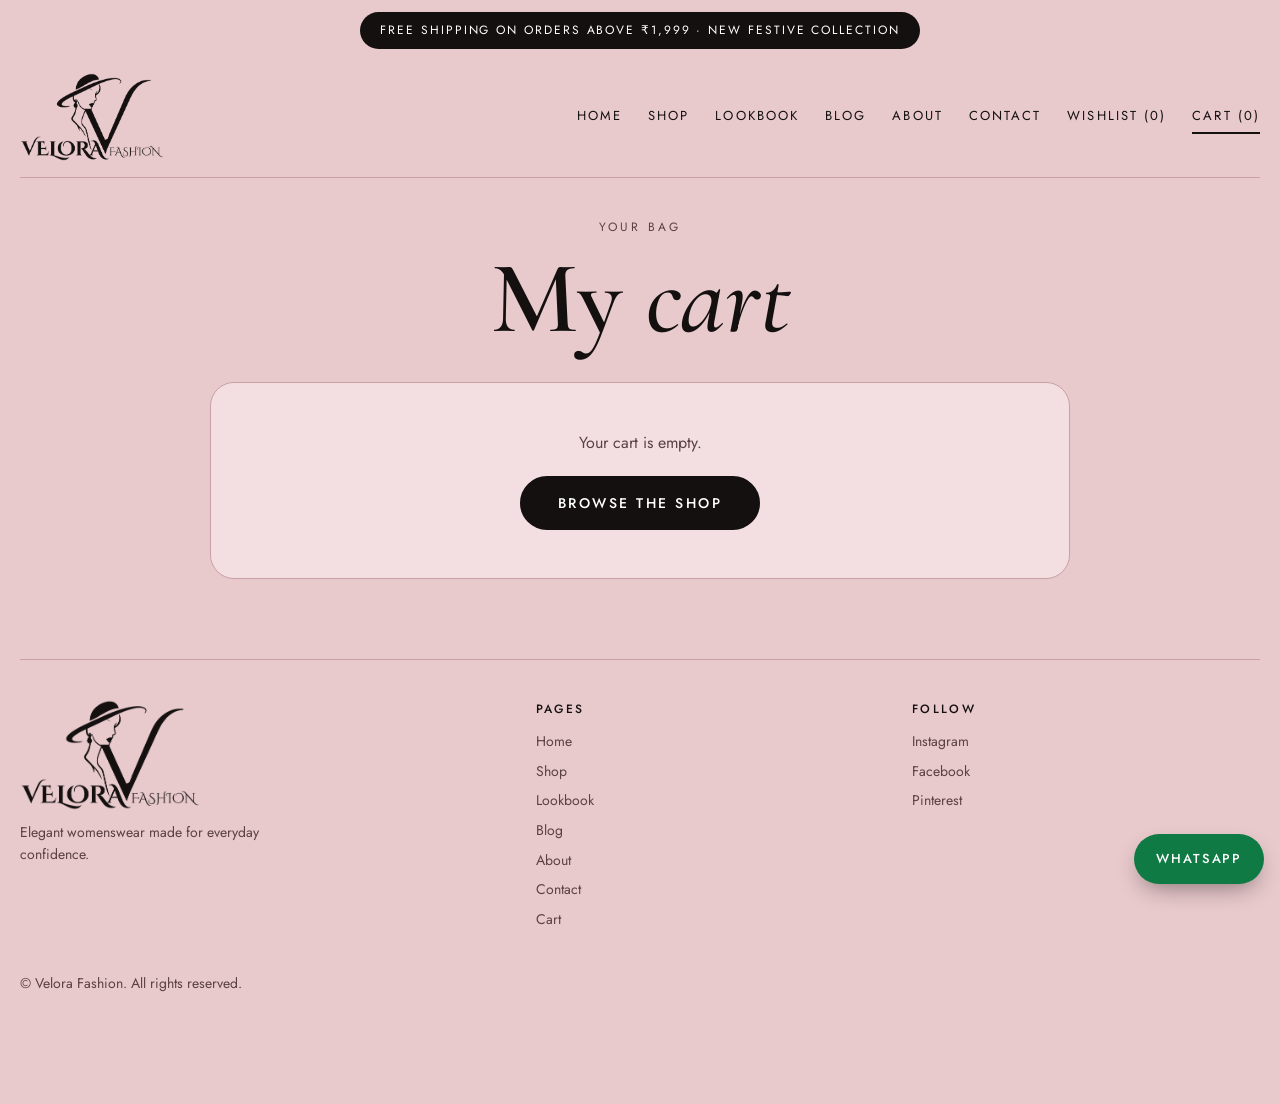
<file: cart.html>
<!doctype html>
<html lang="en">
<head>
  <script async src="https://www.googletagmanager.com/gtm.js?id=GTM-KQC89MGP"></script>
<script>
  window.dataLayer = window.dataLayer || [];
  function gtag(){dataLayer.push(arguments);}
  gtag('js', new Date());
</script>
  <!-- Google tag (gtag.js) -->
<script async src="https://www.googletagmanager.com/gtag/js?id=G-8TGLRGDWX7"></script>
<script>
  window.dataLayer = window.dataLayer || [];
  function gtag(){dataLayer.push(arguments);}
  gtag('js', new Date());

  gtag('config', 'G-8TGLRGDWX7');
</script>
<meta charset="utf-8">
<meta name="viewport" content="width=device-width, initial-scale=1, viewport-fit=cover">
<title>Your Cart | Velora Fashion</title>
<link rel="stylesheet" href="https://fonts.googleapis.com/css2?family=Jost:wght@400;500;600&family=Cormorant+Garamond:ital,wght@0,500;0,600;1,500;1,600&display=swap">
<style>
:root {
  --bg: #e8c9cc; --ink: #141010; --muted: #5a4144; --line: #c9a0a5; --card: #f3dfe1;
  --pill-bg: #141010; --pill-fg: #ffffff; --shadow: rgba(60,20,30,.18); --field: #f6e6e8;
  --font-display: "Cormorant Garamond", Georgia, serif;
  --font-body: "Jost", "Helvetica Neue", Arial, sans-serif;
}
@media (prefers-color-scheme: dark) {
  :root:not([data-theme="light"]) { --bg:#1d1214; --ink:#f6e6e8; --muted:#c9a9ad; --line:#5c3b40; --card:#2a1a1d; --pill-bg:#f6e6e8; --pill-fg:#1d1214; --shadow:rgba(0,0,0,.5); --field:#2a1a1d; color-scheme: dark; }
}
:root[data-theme="dark"] { --bg:#1d1214; --ink:#f6e6e8; --muted:#c9a9ad; --line:#5c3b40; --card:#2a1a1d; --pill-bg:#f6e6e8; --pill-fg:#1d1214; --shadow:rgba(0,0,0,.5); --field:#2a1a1d; color-scheme: dark; }
* { box-sizing: border-box; }
[hidden] { display: none !important; }
body { margin: 0; background: var(--bg); color: var(--ink); font-family: var(--font-body); line-height: 1.55;
  padding-left: max(16px, env(safe-area-inset-left, 0px)); padding-right: max(16px, env(safe-area-inset-right, 0px)); }
a { color: inherit; }
.w { max-width: 1240px; margin: 0 auto; }
.promo { width: fit-content; max-width: 100%; margin: 12px auto 0; background: var(--pill-bg); color: var(--pill-fg); text-align: center; font-size: 12px; letter-spacing: .16em; text-transform: uppercase; padding: 9px 20px; border-radius: 999px; }
.eyebrow { font-size: 12px; letter-spacing: .24em; text-transform: uppercase; color: var(--muted); margin: 0; }
h1, h2, h3 { font-family: var(--font-display); font-weight: 600; margin: 0; text-wrap: balance; line-height: 1; }
h2 { font-size: clamp(34px, 5vw, 52px); }
em.i { font-style: italic; font-weight: 500; }
a:focus-visible, button:focus-visible, input:focus-visible, select:focus-visible, textarea:focus-visible { outline: 3px solid var(--ink); outline-offset: 3px; }
.site { display: flex; justify-content: space-between; align-items: center; flex-wrap: wrap; gap: 12px 28px; padding-block: 24px 8px; }
.brand img { display: block; height: 88px; width: auto; } .site { border-bottom: 1px solid var(--line); padding-bottom: 16px; } 
@media (prefers-color-scheme: dark) { :root:not([data-theme="light"]) .brand img { filter: invert(1); } }
:root[data-theme="dark"] .brand img { filter: invert(1); }
.sitenav { display: flex; flex-wrap: wrap; gap: 8px 26px; }
.sitenav a { text-decoration: none; font-size: 13px; letter-spacing: .16em; text-transform: uppercase; padding: 6px 0; border-bottom: 2px solid transparent; }
.sitenav a:hover, .sitenav a[aria-current="page"] { border-bottom-color: var(--ink); }
.btn { display: inline-block; cursor: pointer; text-decoration: none; font: 500 14px/1 var(--font-body); letter-spacing: .18em; text-transform: uppercase; padding: 18px 36px; border-radius: 999px; border: 2px solid var(--pill-bg); background: var(--pill-bg); color: var(--pill-fg); }
.btn.ghost { background: transparent; color: var(--ink); border-color: var(--line); }
.btn.ghost:hover { border-color: var(--ink); }
.cta { display: flex; flex-wrap: wrap; gap: 14px; }
section { padding-block: 40px; }
.head { display: flex; flex-direction: column; gap: 10px; align-items: center; text-align: center; margin-bottom: 32px; }
footer { border-top: 1px solid var(--line); margin-top: 56px; padding-block: 40px 96px; display: grid; grid-template-columns: 1.4fr 1fr 1fr; gap: 28px; font-size: 14px; color: var(--muted); }
footer h4 { margin: 0 0 12px; font-size: 12px; letter-spacing: .2em; text-transform: uppercase; color: var(--ink); font-weight: 500; }
footer .fb { font-family: var(--font-display); font-size: 34px; font-weight: 600; color: var(--ink); line-height: 1; margin-bottom: 10px; }
footer ul { list-style: none; margin: 0; padding: 0; display: grid; gap: 8px; }
footer a { text-decoration: none; }
footer a:hover { color: var(--ink); }
.copy { grid-column: 1 / -1; }
.wa { position: fixed; z-index: 20; right: max(16px, env(safe-area-inset-right, 0px)); bottom: max(16px, env(safe-area-inset-bottom, 0px)); background: #0f7a43; color: #fff; text-decoration: none; font-size: 13px; letter-spacing: .14em; text-transform: uppercase; font-weight: 500; padding: 15px 22px; border-radius: 999px; box-shadow: 0 10px 24px -8px rgba(0,0,0,.45); }

.flogo { display: block; height: 110px; width: auto; margin-bottom: 12px; }
@media (prefers-color-scheme: dark) { :root:not([data-theme="light"]) .flogo { filter: invert(1); } }
:root[data-theme="dark"] .flogo { filter: invert(1); }
@media (max-width: 960px) { footer { grid-template-columns: 1fr 1fr; } footer > div:first-child { grid-column: 1 / -1; } }
@media (max-width: 560px) { .brand img { height: 64px; } .btn { padding: 15px 26px; font-size: 13px; } footer { grid-template-columns: minmax(0, 1fr); } .promo { font-size: 11px; letter-spacing: .1em; } }

.hd { text-align: center; display: flex; flex-direction: column; align-items: center; gap: 14px; padding-block: 40px 28px; }
.hd h1 { font-size: clamp(54px, 8vw, 104px); line-height: .94; }
.hd p.lead { margin: 0; font-family: var(--font-display); font-style: italic; font-weight: 500; font-size: 24px; color: var(--muted); }
.grid { display: grid; grid-template-columns: minmax(0, .85fr) minmax(0, 1.15fr); gap: 36px; align-items: start; }
.info { display: flex; flex-direction: column; gap: 22px; }
.info h2 { font-size: clamp(32px, 4vw, 44px); }
.info > p { margin: 0; color: var(--muted); max-width: 40ch; }
.photo { margin: 0; border-radius: 30px; overflow: hidden; box-shadow: 0 14px 30px -16px var(--shadow); }
.photo img { display: block; width: 100%; aspect-ratio: 4 / 3.2; object-fit: cover; object-position: 50% 12%; }
.dl { margin: 0; display: grid; gap: 0; border-top: 1px solid var(--line); }
.dl div { display: grid; grid-template-columns: 110px minmax(0, 1fr); gap: 12px; padding: 14px 0; border-bottom: 1px solid var(--line); align-items: baseline; }
.dl dt { font-size: 12px; letter-spacing: .2em; text-transform: uppercase; color: var(--muted); }
.dl dd { margin: 0; font-size: 17px; overflow-wrap: anywhere; }
.dl a { text-decoration: none; border-bottom: 1px solid var(--line); }
.dl a:hover { border-bottom-color: var(--ink); }
.card { background: var(--card); border-radius: 32px; padding: clamp(24px, 4vw, 44px); box-shadow: 0 16px 34px -20px var(--shadow); }
.card h2 { font-size: clamp(30px, 4vw, 42px); margin-bottom: 6px; }
.card .sub { margin: 0 0 24px; color: var(--muted); }
form { display: grid; grid-template-columns: repeat(2, minmax(0, 1fr)); gap: 18px 16px; }
.f { display: flex; flex-direction: column; gap: 7px; min-width: 0; }
.f.full { grid-column: 1 / -1; }
.f label { font-size: 12px; letter-spacing: .18em; text-transform: uppercase; color: var(--muted); }
.f input, .f select, .f textarea { width: 100%; font: 400 16px/1.3 var(--font-body); color: var(--ink); background: var(--field); border: 2px solid var(--line); border-radius: 18px; padding: 14px 16px; }
.f textarea { min-height: 110px; resize: vertical; }
.f input::placeholder, .f textarea::placeholder { color: var(--muted); opacity: .7; }
.f input:focus, .f select:focus, .f textarea:focus { border-color: var(--ink); outline: none; box-shadow: 0 0 0 3px color-mix(in srgb, var(--ink) 18%, transparent); }
.f small { color: var(--muted); font-size: 12px; letter-spacing: .08em; }
.send { grid-column: 1 / -1; display: flex; align-items: center; gap: 16px; flex-wrap: wrap; margin-top: 6px; }
.send .btn { background: #0f7a43; border-color: #0f7a43; color: #fff; }
.note { color: var(--muted); font-size: 14px; }
.pay { display: grid; grid-template-columns: auto minmax(0, 1fr); gap: clamp(24px, 5vw, 56px); align-items: center; background: var(--pill-bg); color: var(--pill-fg); border-radius: 36px; padding: clamp(28px, 5vw, 56px); margin-top: 48px; }
.qrbox { background: #fff; padding: 14px; border-radius: 24px; width: 240px; }
.qr { display: block; width: 100%; height: auto; }
.pay h2 { margin: 12px 0 14px; }
.pay .eyebrow { color: var(--pill-fg); opacity: .7; }
.pay p { margin: 0 0 14px; opacity: .88; max-width: 46ch; }
.upi { display: flex; flex-wrap: wrap; align-items: center; gap: 12px; margin: 6px 0 18px; }
.upi code { font: 500 18px/1 var(--font-body); letter-spacing: .06em; border: 1px dashed currentColor; border-radius: 14px; padding: 12px 16px; opacity: .95; overflow-wrap: anywhere; }
.upi button, .apps a { font: 500 12px/1 var(--font-body); letter-spacing: .16em; text-transform: uppercase; color: inherit; background: transparent; border: 2px solid currentColor; border-radius: 999px; padding: 12px 18px; cursor: pointer; text-decoration: none; opacity: .92; }
.upi button:hover, .apps a:hover { background: var(--pill-fg); color: var(--pill-bg); opacity: 1; }
.apps { display: flex; flex-wrap: wrap; gap: 10px; }
.pay a:focus-visible, .pay button:focus-visible { outline-color: var(--pill-fg); }
@media (max-width: 960px) { .grid { grid-template-columns: minmax(0, 1fr); } .pay { grid-template-columns: minmax(0, 1fr); justify-items: start; } }
@media (max-width: 560px) {
  form { grid-template-columns: minmax(0, 1fr); }
  .dl div { grid-template-columns: 1fr; gap: 2px; }
  .qrbox { width: 210px; }
  .pay { border-radius: 26px; }
  .card { border-radius: 24px; }
}

.cart-link { white-space: nowrap; }
.cart-count { display: inline; }
.cartwrap { max-width: 860px; margin: 0 auto; padding-block: 8px 24px; }
.citem { display: grid; grid-template-columns: 96px 1fr auto; gap: 18px; align-items: center; padding: 18px; margin-bottom: 14px; background: var(--card); border: 1px solid var(--line); border-radius: 24px; }
.citem img { width: 96px; height: 120px; object-fit: cover; border-radius: 16px; background: var(--field); }
.noimg { width: 96px; height: 120px; border-radius: 16px; background: var(--field); }
.citem h3 { font-size: 24px; line-height: 1.1; margin-bottom: 6px; }
.citem .pr { color: var(--muted); margin: 0 0 10px; }
.qty { display: inline-flex; align-items: center; gap: 4px; border: 2px solid var(--line); border-radius: 999px; padding: 2px; }
.qty button { width: 34px; height: 34px; border: 0; border-radius: 50%; background: transparent; color: var(--ink); font-size: 18px; cursor: pointer; }
.qty button:hover { background: var(--field); }
.qty span { min-width: 28px; text-align: center; font-weight: 500; }
.cside { text-align: right; display: grid; gap: 10px; justify-items: end; }
.cside .lt { font-family: var(--font-display); font-size: 26px; font-weight: 600; }
.rm { background: none; border: 0; color: var(--muted); text-decoration: underline; cursor: pointer; font: inherit; font-size: 13px; padding: 0; }
.rm:hover { color: var(--ink); }
.sum { background: var(--card); border: 1px solid var(--line); border-radius: 24px; padding: 24px; margin-top: 22px; }
.sum .row { display: flex; justify-content: space-between; padding: 6px 0; }
.sum .tot { font-family: var(--font-display); font-size: 32px; font-weight: 600; border-top: 1px solid var(--line); margin-top: 8px; padding-top: 14px; }
.ship { color: var(--muted); font-size: 14px; margin: 8px 0 18px; }
.empty { text-align: center; padding: 48px 16px; background: var(--card); border: 1px solid var(--line); border-radius: 24px; }
.empty p { margin: 0 0 20px; color: var(--muted); }
.actions { display: flex; flex-wrap: wrap; gap: 12px; margin-top: 8px; }
.clr { font: 500 13px/1 var(--font-body); letter-spacing: .14em; text-transform: uppercase; background: none; border: 2px solid var(--line); color: var(--ink); border-radius: 999px; padding: 16px 24px; cursor: pointer; }
.clr:hover { border-color: var(--ink); }
@media (max-width: 560px) { .citem { grid-template-columns: 72px 1fr; } .citem img, .noimg { width: 72px; height: 92px; } .cside { grid-column: 1 / -1; grid-template-columns: 1fr auto; justify-items: start; align-items: center; text-align: left; } }
.site { justify-content: space-between; gap: 12px 28px; }
</style>
</head>
<body>
<div class="promo">Free shipping on orders above &#8377;1,999 &middot; New Festive Collection</div>
<div class="w">
  <header class="site">
    <a class="brand" href="index.html" aria-label="Velora Fashion, home"><img src="[data-uri]" alt="Velora Fashion"></a>
    <nav class="sitenav" aria-label="Site"><a href="index.html">Home</a><a href="shop.html">Shop</a><a href="lookbook.html">Lookbook</a><a href="blog.html">Blog</a><a href="about.html">About</a><a href="contact.html">Contact</a><a href="wishlist.html" class="wish-link">Wishlist (<span class="wish-count">0</span>)</a><a href="cart.html" class="cart-link" aria-current="page">Cart (<span class="cart-count">0</span>)</a></nav>
  </header>

  <main>
    <div class="hd">
      <p class="eyebrow">Your bag</p>
      <h1>My <em class="i">cart</em></h1>
    </div>
    <div class="cartwrap" id="cartwrap"></div>
  </main>
  <footer>
    <div><img class="flogo" src="[data-uri]" alt="Velora Fashion"><p style="margin:0;max-width:34ch">Elegant womenswear made for everyday confidence.</p></div>
    <div><h4>Pages</h4><ul><li><a href="index.html">Home</a></li><li><a href="shop.html">Shop</a></li><li><a href="lookbook.html">Lookbook</a></li><li><a href="blog.html">Blog</a></li><li><a href="about.html">About</a></li><li><a href="contact.html">Contact</a></li><li><a href="cart.html">Cart</a></li></ul></div>
    <div><h4>Follow</h4><ul><li><a href="https://www.instagram.com/velorafashions" rel="noopener">Instagram</a></li><li><a href="#">Facebook</a></li><li><a href="#">Pinterest</a></li></ul></div>
    <p class="copy">&copy; Velora Fashion. All rights reserved.</p>
  </footer>
</div>
<a class="wa" href="https://wa.me/919008650012" rel="noopener" aria-label="Chat on WhatsApp">WhatsApp</a>
<script src="cart.js"></script>
<script src="wishlist.js"></script>
<script>
(function () {
  var KEY = 'velora_cart', NUM = '919008650012', FREE = 1999;
  var wrap = document.getElementById('cartwrap');
  function slug(t) { return String(t).toLowerCase().replace(/[^a-z0-9]+/g, '-').replace(/^-|-$/g, ''); }
  function load() {
    var raw; try { raw = JSON.parse(localStorage.getItem(KEY)) || []; } catch (e) { raw = []; }
    // repair older saved items: give every item an id and merge duplicates
    var out = [], seen = {};
    raw.forEach(function (p) {
      if (!p || !p.name) return;
      p.id = p.id || slug(p.name);
      p.qty = Math.max(1, parseInt(p.qty, 10) || 1);
      if (seen[p.id]) { seen[p.id].qty += p.qty; if (!seen[p.id].img && p.img) seen[p.id].img = p.img; }
      else { seen[p.id] = p; out.push(p); }
    });
    return out;
  }
  function save(l) { try { localStorage.setItem(KEY, JSON.stringify(l)); } catch (e) {} }
  function num(p) { return parseInt(String(p).replace(/[^0-9]/g, ''), 10) || 0; }
  function fmt(n) { return '\u20B9' + n.toLocaleString('en-IN'); }
  function esc(t) { return String(t).replace(/[&<>"']/g, function (c) { return {'&':'&amp;','<':'&lt;','>':'&gt;','"':'&quot;',"'":'&#39;'}[c]; }); }
  function count() {
    var t = load().reduce(function (s, p) { return s + p.qty; }, 0);
    document.querySelectorAll('.cart-count').forEach(function (c) { c.textContent = t; });
  }
  function render() {
    var list = load();
    count();
    if (!list.length) {
      wrap.innerHTML = '<div class="empty"><p>Your cart is empty.</p><a class="btn" href="shop.html">Browse the shop</a></div>';
      return;
    }
    var total = 0;
    var items = list.map(function (p) {
      var line = num(p.price) * p.qty; total += line;
      return '<div class="citem">' + (p.img ? '<img src="' + esc(p.img) + '" alt="' + esc(p.name) + '">' : '<div class="noimg" aria-hidden="true"></div>') +
        '<div><h3>' + esc(p.name) + '</h3><p class="pr">' + esc(p.price) + '</p>' +
        '<div class="qty"><button data-a="dec" data-id="' + esc(p.id) + '" aria-label="Decrease quantity">\u2212</button><span>' + p.qty + '</span><button data-a="inc" data-id="' + esc(p.id) + '" aria-label="Increase quantity">+</button></div></div>' +
        '<div class="cside"><div class="lt">' + fmt(line) + '</div><button class="rm" data-a="rm" data-id="' + esc(p.id) + '">Remove</button></div></div>';
    }).join('');
    var ship = total >= FREE ? 'You get free shipping on this order.' : 'Add ' + fmt(FREE - total) + ' more for free shipping.';
    var lines = ['Hello Velora! I would like to order:', ''].concat(list.map(function (p, i) {
      return (i + 1) + '. ' + p.name + ' x ' + p.qty + ' (' + p.price + ')';
    }), ['', 'Total: ' + fmt(total)]);
    var wa = 'https://wa.me/' + NUM + '?text=' + encodeURIComponent(lines.join('\n'));
    wrap.innerHTML = items +
      '<div class="sum"><div class="row tot"><span>Total</span><span>' + fmt(total) + '</span></div>' +
      '<p class="ship">' + ship + '</p>' +
      '<div class="actions"><a class="btn" href="' + wa + '" target="_blank" rel="noopener">Order on WhatsApp</a>' +
      '<a class="btn ghost" href="shop.html">Keep shopping</a>' +
      '<button class="clr" data-a="clear">Clear cart</button></div></div>';
  }
  wrap.addEventListener('click', function (e) {
    var b = e.target.closest('button[data-a]');
    if (!b) return;
    var a = b.dataset.a, id = b.dataset.id, list = load();
    if (a === 'clear') list = [];
    else list = list.map(function (p) {
      if (p.id === id) { if (a === 'inc') p.qty += 1; if (a === 'dec') p.qty -= 1; }
      return p;
    }).filter(function (p) { return !(a === 'rm' && p.id === id) && p.qty > 0; });
    save(list); render();
  });
  render();
})();
</script>
</body>
</html>
</file>
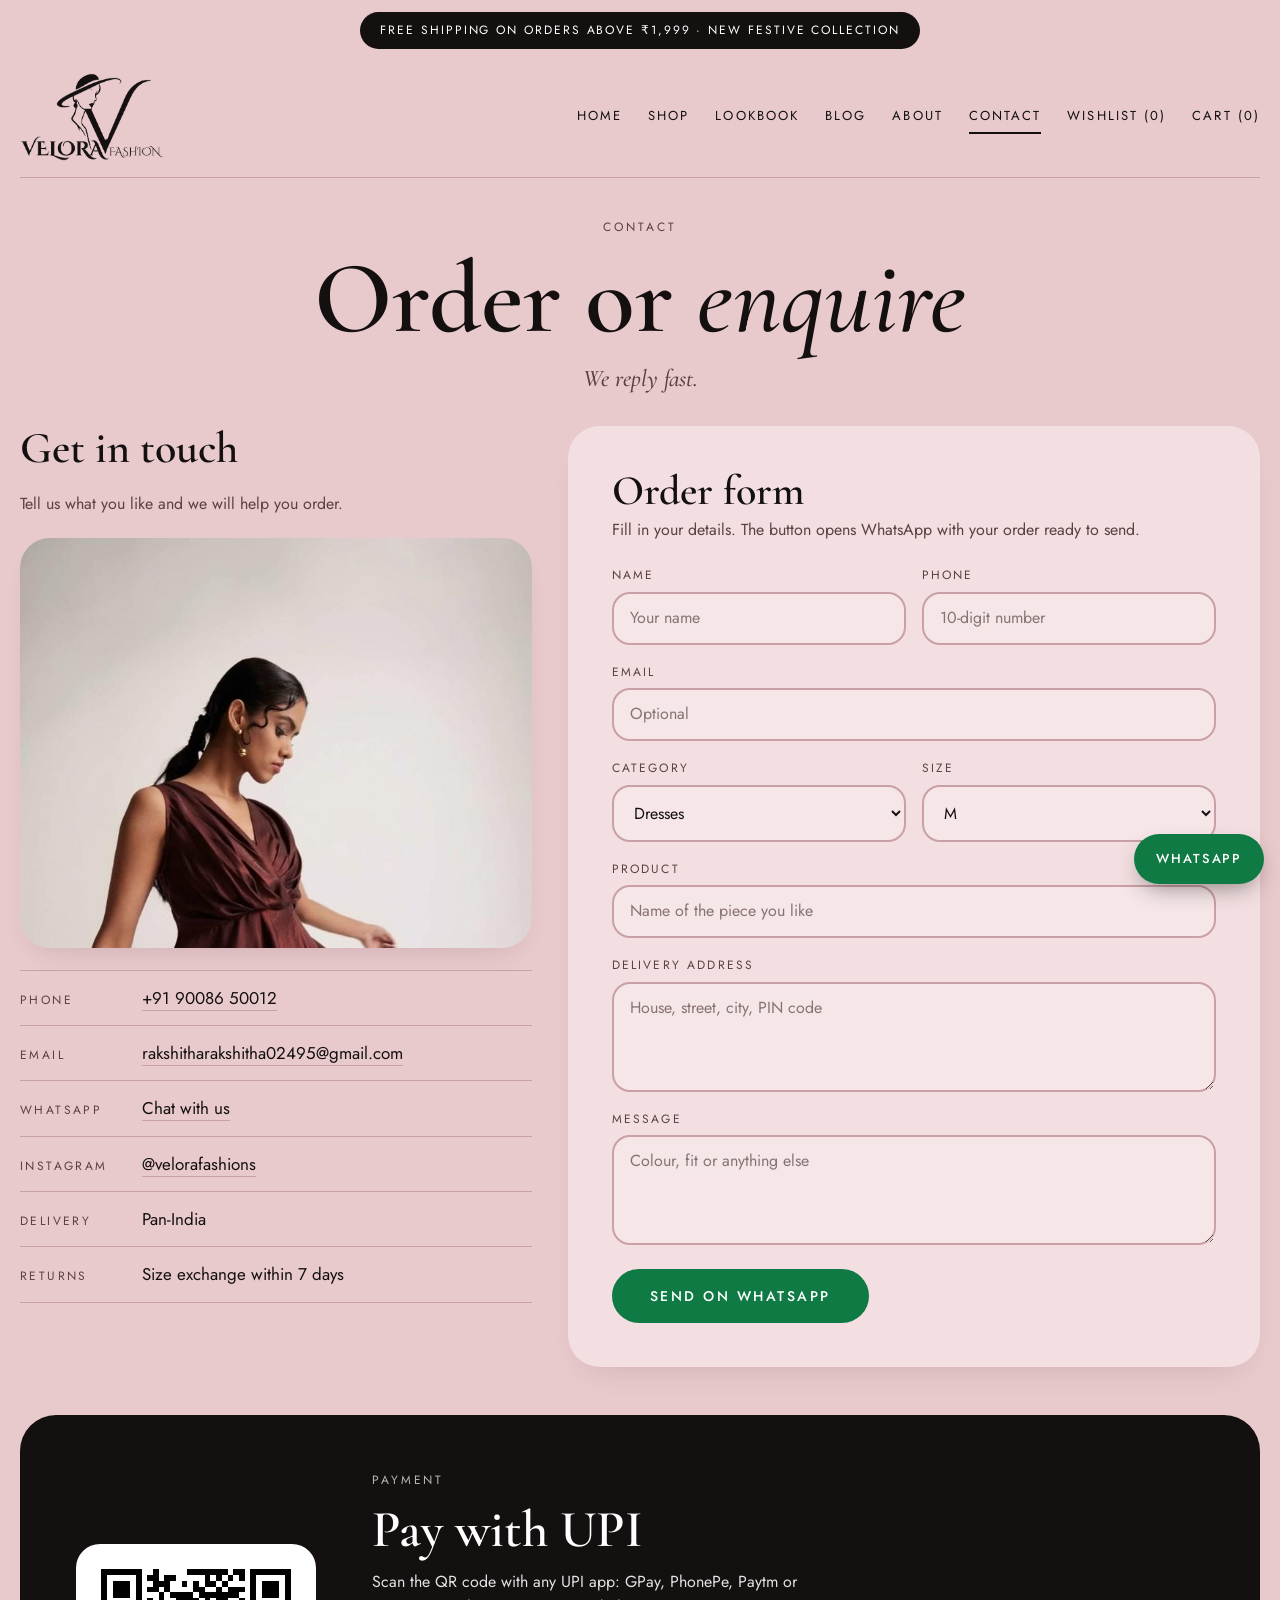
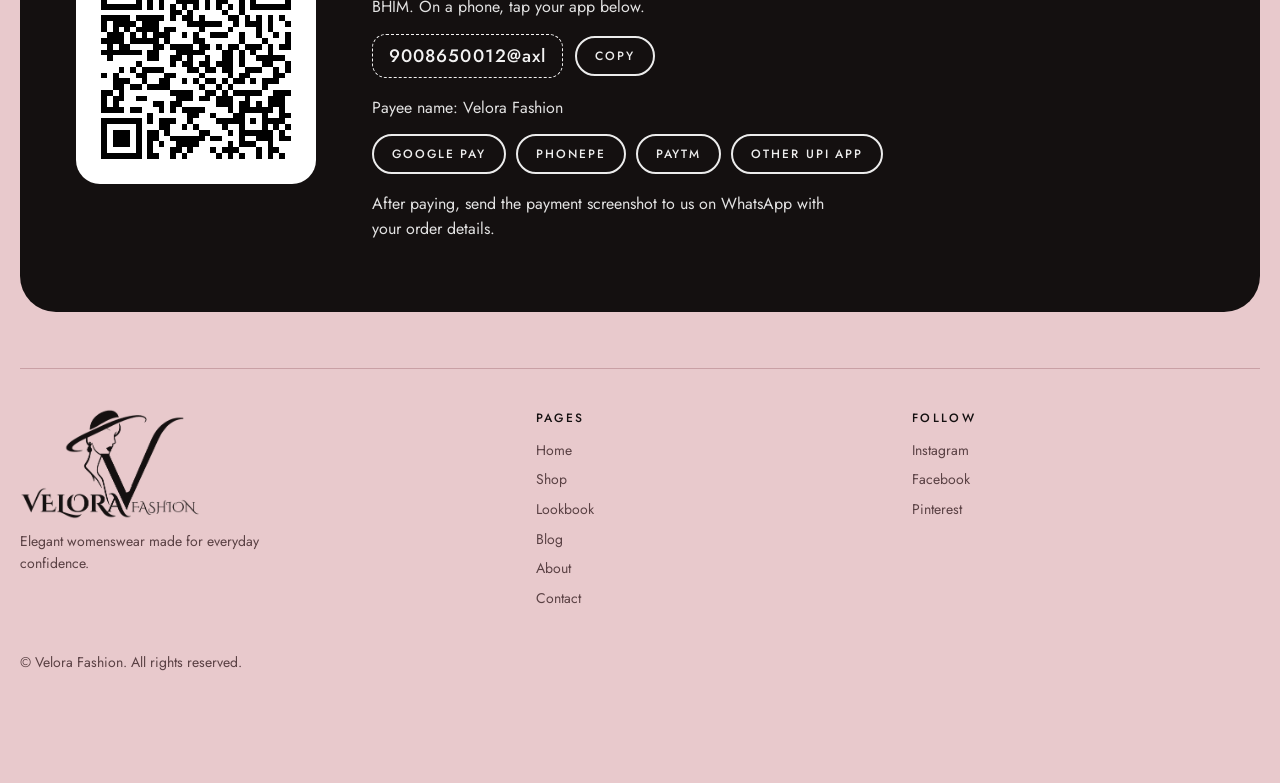
<file: contact.html>
<!doctype html>
<html lang="en">
<head>
  <script async src="https://www.googletagmanager.com/gtm.js?id=GTM-KQC89MGP"></script>
<script>
  window.dataLayer = window.dataLayer || [];
  function gtag(){dataLayer.push(arguments);}
  gtag('js', new Date());
</script>
  <!-- Google tag (gtag.js) -->
<script async src="https://www.googletagmanager.com/gtag/js?id=G-8TGLRGDWX7"></script>
<script>
  window.dataLayer = window.dataLayer || [];
  function gtag(){dataLayer.push(arguments);}
  gtag('js', new Date());

  gtag('config', 'G-8TGLRGDWX7');
</script>
<meta charset="utf-8">
<meta name="viewport" content="width=device-width, initial-scale=1, viewport-fit=cover">
<title>Contact Velora</title>
<link rel="stylesheet" href="https://fonts.googleapis.com/css2?family=Jost:wght@400;500;600&family=Cormorant+Garamond:ital,wght@0,500;0,600;1,500;1,600&display=swap">
<style>
:root {
  --bg: #e8c9cc; --ink: #141010; --muted: #5a4144; --line: #c9a0a5; --card: #f3dfe1;
  --pill-bg: #141010; --pill-fg: #ffffff; --shadow: rgba(60,20,30,.18); --field: #f6e6e8;
  --font-display: "Cormorant Garamond", Georgia, serif;
  --font-body: "Jost", "Helvetica Neue", Arial, sans-serif;
}
@media (prefers-color-scheme: dark) {
  :root:not([data-theme="light"]) { --bg:#1d1214; --ink:#f6e6e8; --muted:#c9a9ad; --line:#5c3b40; --card:#2a1a1d; --pill-bg:#f6e6e8; --pill-fg:#1d1214; --shadow:rgba(0,0,0,.5); --field:#2a1a1d; color-scheme: dark; }
}
:root[data-theme="dark"] { --bg:#1d1214; --ink:#f6e6e8; --muted:#c9a9ad; --line:#5c3b40; --card:#2a1a1d; --pill-bg:#f6e6e8; --pill-fg:#1d1214; --shadow:rgba(0,0,0,.5); --field:#2a1a1d; color-scheme: dark; }
* { box-sizing: border-box; }
[hidden] { display: none !important; }
body { margin: 0; background: var(--bg); color: var(--ink); font-family: var(--font-body); line-height: 1.55;
  padding-left: max(16px, env(safe-area-inset-left, 0px)); padding-right: max(16px, env(safe-area-inset-right, 0px)); }
a { color: inherit; }
.w { max-width: 1240px; margin: 0 auto; }
.promo { width: fit-content; max-width: 100%; margin: 12px auto 0; background: var(--pill-bg); color: var(--pill-fg); text-align: center; font-size: 12px; letter-spacing: .16em; text-transform: uppercase; padding: 9px 20px; border-radius: 999px; }
.eyebrow { font-size: 12px; letter-spacing: .24em; text-transform: uppercase; color: var(--muted); margin: 0; }
h1, h2, h3 { font-family: var(--font-display); font-weight: 600; margin: 0; text-wrap: balance; line-height: 1; }
h2 { font-size: clamp(34px, 5vw, 52px); }
em.i { font-style: italic; font-weight: 500; }
a:focus-visible, button:focus-visible, input:focus-visible, select:focus-visible, textarea:focus-visible { outline: 3px solid var(--ink); outline-offset: 3px; }
.site { display: flex; justify-content: space-between; align-items: center; flex-wrap: wrap; gap: 12px 28px; padding-block: 24px 8px; }
.brand img { display: block; height: 88px; width: auto; } .site { border-bottom: 1px solid var(--line); padding-bottom: 16px; } 
@media (prefers-color-scheme: dark) { :root:not([data-theme="light"]) .brand img { filter: invert(1); } }
:root[data-theme="dark"] .brand img { filter: invert(1); }
.sitenav { display: flex; flex-wrap: wrap; gap: 8px 26px; }
.sitenav a { text-decoration: none; font-size: 13px; letter-spacing: .16em; text-transform: uppercase; padding: 6px 0; border-bottom: 2px solid transparent; }
.sitenav a:hover, .sitenav a[aria-current="page"] { border-bottom-color: var(--ink); }
.btn { display: inline-block; cursor: pointer; text-decoration: none; font: 500 14px/1 var(--font-body); letter-spacing: .18em; text-transform: uppercase; padding: 18px 36px; border-radius: 999px; border: 2px solid var(--pill-bg); background: var(--pill-bg); color: var(--pill-fg); }
.btn.ghost { background: transparent; color: var(--ink); border-color: var(--line); }
.btn.ghost:hover { border-color: var(--ink); }
.cta { display: flex; flex-wrap: wrap; gap: 14px; }
section { padding-block: 40px; }
.head { display: flex; flex-direction: column; gap: 10px; align-items: center; text-align: center; margin-bottom: 32px; }
footer { border-top: 1px solid var(--line); margin-top: 56px; padding-block: 40px 96px; display: grid; grid-template-columns: 1.4fr 1fr 1fr; gap: 28px; font-size: 14px; color: var(--muted); }
footer h4 { margin: 0 0 12px; font-size: 12px; letter-spacing: .2em; text-transform: uppercase; color: var(--ink); font-weight: 500; }
footer .fb { font-family: var(--font-display); font-size: 34px; font-weight: 600; color: var(--ink); line-height: 1; margin-bottom: 10px; }
footer ul { list-style: none; margin: 0; padding: 0; display: grid; gap: 8px; }
footer a { text-decoration: none; }
footer a:hover { color: var(--ink); }
.copy { grid-column: 1 / -1; }
.wa { position: fixed; z-index: 20; right: max(16px, env(safe-area-inset-right, 0px)); bottom: max(16px, env(safe-area-inset-bottom, 0px)); background: #0f7a43; color: #fff; text-decoration: none; font-size: 13px; letter-spacing: .14em; text-transform: uppercase; font-weight: 500; padding: 15px 22px; border-radius: 999px; box-shadow: 0 10px 24px -8px rgba(0,0,0,.45); }

.flogo { display: block; height: 110px; width: auto; margin-bottom: 12px; }
@media (prefers-color-scheme: dark) { :root:not([data-theme="light"]) .flogo { filter: invert(1); } }
:root[data-theme="dark"] .flogo { filter: invert(1); }
@media (max-width: 960px) { footer { grid-template-columns: 1fr 1fr; } footer > div:first-child { grid-column: 1 / -1; } }
@media (max-width: 560px) { .brand img { height: 64px; } .btn { padding: 15px 26px; font-size: 13px; } footer { grid-template-columns: minmax(0, 1fr); } .promo { font-size: 11px; letter-spacing: .1em; } }

.hd { text-align: center; display: flex; flex-direction: column; align-items: center; gap: 14px; padding-block: 40px 28px; }
.hd h1 { font-size: clamp(54px, 8vw, 104px); line-height: .94; }
.hd p.lead { margin: 0; font-family: var(--font-display); font-style: italic; font-weight: 500; font-size: 24px; color: var(--muted); }
.grid { display: grid; grid-template-columns: minmax(0, .85fr) minmax(0, 1.15fr); gap: 36px; align-items: start; }
.info { display: flex; flex-direction: column; gap: 22px; }
.info h2 { font-size: clamp(32px, 4vw, 44px); }
.info > p { margin: 0; color: var(--muted); max-width: 40ch; }
.photo { margin: 0; border-radius: 30px; overflow: hidden; box-shadow: 0 14px 30px -16px var(--shadow); }
.photo img { display: block; width: 100%; aspect-ratio: 4 / 3.2; object-fit: cover; object-position: 50% 12%; }
.dl { margin: 0; display: grid; gap: 0; border-top: 1px solid var(--line); }
.dl div { display: grid; grid-template-columns: 110px minmax(0, 1fr); gap: 12px; padding: 14px 0; border-bottom: 1px solid var(--line); align-items: baseline; }
.dl dt { font-size: 12px; letter-spacing: .2em; text-transform: uppercase; color: var(--muted); }
.dl dd { margin: 0; font-size: 17px; overflow-wrap: anywhere; }
.dl a { text-decoration: none; border-bottom: 1px solid var(--line); }
.dl a:hover { border-bottom-color: var(--ink); }
.card { background: var(--card); border-radius: 32px; padding: clamp(24px, 4vw, 44px); box-shadow: 0 16px 34px -20px var(--shadow); }
.card h2 { font-size: clamp(30px, 4vw, 42px); margin-bottom: 6px; }
.card .sub { margin: 0 0 24px; color: var(--muted); }
form { display: grid; grid-template-columns: repeat(2, minmax(0, 1fr)); gap: 18px 16px; }
.f { display: flex; flex-direction: column; gap: 7px; min-width: 0; }
.f.full { grid-column: 1 / -1; }
.f label { font-size: 12px; letter-spacing: .18em; text-transform: uppercase; color: var(--muted); }
.f input, .f select, .f textarea { width: 100%; font: 400 16px/1.3 var(--font-body); color: var(--ink); background: var(--field); border: 2px solid var(--line); border-radius: 18px; padding: 14px 16px; }
.f textarea { min-height: 110px; resize: vertical; }
.f input::placeholder, .f textarea::placeholder { color: var(--muted); opacity: .7; }
.f input:focus, .f select:focus, .f textarea:focus { border-color: var(--ink); outline: none; box-shadow: 0 0 0 3px color-mix(in srgb, var(--ink) 18%, transparent); }
.f small { color: var(--muted); font-size: 12px; letter-spacing: .08em; }
.send { grid-column: 1 / -1; display: flex; align-items: center; gap: 16px; flex-wrap: wrap; margin-top: 6px; }
.send .btn { background: #0f7a43; border-color: #0f7a43; color: #fff; }
.note { color: var(--muted); font-size: 14px; }
.pay { display: grid; grid-template-columns: auto minmax(0, 1fr); gap: clamp(24px, 5vw, 56px); align-items: center; background: var(--pill-bg); color: var(--pill-fg); border-radius: 36px; padding: clamp(28px, 5vw, 56px); margin-top: 48px; }
.qrbox { background: #fff; padding: 14px; border-radius: 24px; width: 240px; }
.qr { display: block; width: 100%; height: auto; }
.pay h2 { margin: 12px 0 14px; }
.pay .eyebrow { color: var(--pill-fg); opacity: .7; }
.pay p { margin: 0 0 14px; opacity: .88; max-width: 46ch; }
.upi { display: flex; flex-wrap: wrap; align-items: center; gap: 12px; margin: 6px 0 18px; }
.upi code { font: 500 18px/1 var(--font-body); letter-spacing: .06em; border: 1px dashed currentColor; border-radius: 14px; padding: 12px 16px; opacity: .95; overflow-wrap: anywhere; }
.upi button, .apps a { font: 500 12px/1 var(--font-body); letter-spacing: .16em; text-transform: uppercase; color: inherit; background: transparent; border: 2px solid currentColor; border-radius: 999px; padding: 12px 18px; cursor: pointer; text-decoration: none; opacity: .92; }
.upi button:hover, .apps a:hover { background: var(--pill-fg); color: var(--pill-bg); opacity: 1; }
.apps { display: flex; flex-wrap: wrap; gap: 10px; }
.pay a:focus-visible, .pay button:focus-visible { outline-color: var(--pill-fg); }
@media (max-width: 960px) { .grid { grid-template-columns: minmax(0, 1fr); } .pay { grid-template-columns: minmax(0, 1fr); justify-items: start; } }
@media (max-width: 560px) {
  form { grid-template-columns: minmax(0, 1fr); }
  .dl div { grid-template-columns: 1fr; gap: 2px; }
  .qrbox { width: 210px; }
  .pay { border-radius: 26px; }
  .card { border-radius: 24px; }
}
.site { justify-content: space-between; gap: 12px 28px; }
</style>
</head>
<body>
<div class="promo">Free shipping on orders above &#8377;1,999 &middot; New Festive Collection</div>
<div class="w">
  <header class="site">
    <a class="brand" href="index.html" aria-label="Velora Fashion, home"><img src="[data-uri]" alt="Velora Fashion"></a>
    <nav class="sitenav" aria-label="Site"><a href="index.html">Home</a><a href="shop.html">Shop</a><a href="lookbook.html">Lookbook</a><a href="blog.html">Blog</a><a href="about.html">About</a><a href="contact.html" aria-current="page">Contact</a><a href="wishlist.html" class="wish-link">Wishlist (<span class="wish-count">0</span>)</a><a href="cart.html" class="cart-link">Cart (<span class="cart-count">0</span>)</a></nav>
  </header>

  <main>
    <div class="hd">
      <p class="eyebrow">Contact</p>
      <h1>Order or <em class="i">enquire</em></h1>
      <p class="lead">We reply fast.</p>
    </div>

    <div class="grid">
      <div class="info">
        <h2>Get in touch</h2>
        <p>Tell us what you like and we will help you order.</p>
        <figure class="photo"><img src="[data-uri]" alt="Brown satin flared dress"></figure>
        <dl class="dl">
          <div><dt>Phone</dt><dd><a href="tel:+919008650012">+91 90086 50012</a></dd></div>
          <div><dt>Email</dt><dd><a href="mailto:rakshitharakshitha02495@gmail.com">rakshitharakshitha02495@gmail.com</a></dd></div>
          <div><dt>WhatsApp</dt><dd><a href="https://wa.me/919008650012" rel="noopener">Chat with us</a></dd></div>
          <div><dt>Instagram</dt><dd><a href="https://www.instagram.com/velorafashions" rel="noopener">@velorafashions</a></dd></div>
          <div><dt>Delivery</dt><dd>Pan-India</dd></div>
          <div><dt>Returns</dt><dd>Size exchange within 7 days</dd></div>
        </dl>
      </div>

      <div class="card">
        <h2>Order form</h2>
        <p class="sub">Fill in your details. The button opens WhatsApp with your order ready to send.</p>
        <form id="orderForm" novalidate>
          <div class="f"><label for="name">Name</label><input id="name" name="name" autocomplete="name" required placeholder="Your name"></div>
          <div class="f"><label for="phone">Phone</label><input id="phone" name="phone" type="tel" autocomplete="tel" inputmode="tel" required placeholder="10-digit number"></div>
          <div class="f full"><label for="email">Email</label><input id="email" name="email" type="email" autocomplete="email" placeholder="Optional"></div>
          <div class="f"><label for="category">Category</label>
            <select id="category" name="category"><option>Dresses</option><option>Kurtis</option><option>Co-ord Sets</option><option>Tops</option><option>Jeans</option><option>Jackets</option></select></div>
          <div class="f"><label for="size">Size</label>
            <select id="size" name="size"><option>XS</option><option>S</option><option selected>M</option><option>L</option><option>XL</option><option>2XL</option><option>3XL</option></select></div>
          <div class="f full"><label for="product">Product</label><input id="product" name="product" required placeholder="Name of the piece you like"></div>
          <div class="f full"><label for="address">Delivery address</label><textarea id="address" name="address" required placeholder="House, street, city, PIN code"></textarea></div>
          <div class="f full"><label for="message">Message</label><textarea id="message" name="message" placeholder="Colour, fit or anything else"></textarea></div>
          <div class="send"><button class="btn" type="submit">Send on WhatsApp</button><span class="note" id="note" role="status"></span></div>
        </form>
      </div>
    </div>

    <section class="pay" id="pay" style="padding:clamp(28px,5vw,56px)">
      <div class="qrbox"><svg class="qr" viewBox="0 0 37 37" role="img" aria-label="UPI QR code for Velora Fashion" shape-rendering="crispEdges"><rect width="37" height="37" fill="#fff"/><path d="M2 2h1v1h-1zM3 2h1v1h-1zM4 2h1v1h-1zM5 2h1v1h-1zM6 2h1v1h-1zM7 2h1v1h-1zM8 2h1v1h-1zM11 2h1v1h-1zM17 2h1v1h-1zM18 2h1v1h-1zM19 2h1v1h-1zM20 2h1v1h-1zM21 2h1v1h-1zM22 2h1v1h-1zM23 2h1v1h-1zM25 2h1v1h-1zM26 2h1v1h-1zM28 2h1v1h-1zM29 2h1v1h-1zM30 2h1v1h-1zM31 2h1v1h-1zM32 2h1v1h-1zM33 2h1v1h-1zM34 2h1v1h-1zM2 3h1v1h-1zM8 3h1v1h-1zM10 3h1v1h-1zM11 3h1v1h-1zM13 3h1v1h-1zM14 3h1v1h-1zM20 3h1v1h-1zM22 3h1v1h-1zM24 3h1v1h-1zM26 3h1v1h-1zM28 3h1v1h-1zM34 3h1v1h-1zM2 4h1v1h-1zM4 4h1v1h-1zM5 4h1v1h-1zM6 4h1v1h-1zM8 4h1v1h-1zM11 4h1v1h-1zM12 4h1v1h-1zM13 4h1v1h-1zM16 4h1v1h-1zM18 4h1v1h-1zM20 4h1v1h-1zM21 4h1v1h-1zM23 4h1v1h-1zM28 4h1v1h-1zM30 4h1v1h-1zM31 4h1v1h-1zM32 4h1v1h-1zM34 4h1v1h-1zM2 5h1v1h-1zM4 5h1v1h-1zM5 5h1v1h-1zM6 5h1v1h-1zM8 5h1v1h-1zM10 5h1v1h-1zM11 5h1v1h-1zM13 5h1v1h-1zM18 5h1v1h-1zM19 5h1v1h-1zM22 5h1v1h-1zM24 5h1v1h-1zM25 5h1v1h-1zM26 5h1v1h-1zM28 5h1v1h-1zM30 5h1v1h-1zM31 5h1v1h-1zM32 5h1v1h-1zM34 5h1v1h-1zM2 6h1v1h-1zM4 6h1v1h-1zM5 6h1v1h-1zM6 6h1v1h-1zM8 6h1v1h-1zM12 6h1v1h-1zM14 6h1v1h-1zM15 6h1v1h-1zM16 6h1v1h-1zM17 6h1v1h-1zM19 6h1v1h-1zM20 6h1v1h-1zM21 6h1v1h-1zM22 6h1v1h-1zM23 6h1v1h-1zM24 6h1v1h-1zM25 6h1v1h-1zM28 6h1v1h-1zM30 6h1v1h-1zM31 6h1v1h-1zM32 6h1v1h-1zM34 6h1v1h-1zM2 7h1v1h-1zM8 7h1v1h-1zM10 7h1v1h-1zM12 7h1v1h-1zM15 7h1v1h-1zM16 7h1v1h-1zM17 7h1v1h-1zM18 7h1v1h-1zM20 7h1v1h-1zM22 7h1v1h-1zM23 7h1v1h-1zM26 7h1v1h-1zM28 7h1v1h-1zM34 7h1v1h-1zM2 8h1v1h-1zM3 8h1v1h-1zM4 8h1v1h-1zM5 8h1v1h-1zM6 8h1v1h-1zM7 8h1v1h-1zM8 8h1v1h-1zM10 8h1v1h-1zM12 8h1v1h-1zM14 8h1v1h-1zM16 8h1v1h-1zM18 8h1v1h-1zM20 8h1v1h-1zM22 8h1v1h-1zM24 8h1v1h-1zM26 8h1v1h-1zM28 8h1v1h-1zM29 8h1v1h-1zM30 8h1v1h-1zM31 8h1v1h-1zM32 8h1v1h-1zM33 8h1v1h-1zM34 8h1v1h-1zM14 9h1v1h-1zM15 9h1v1h-1zM17 9h1v1h-1zM23 9h1v1h-1zM26 9h1v1h-1zM2 10h1v1h-1zM3 10h1v1h-1zM4 10h1v1h-1zM5 10h1v1h-1zM6 10h1v1h-1zM8 10h1v1h-1zM9 10h1v1h-1zM10 10h1v1h-1zM11 10h1v1h-1zM12 10h1v1h-1zM14 10h1v1h-1zM16 10h1v1h-1zM17 10h1v1h-1zM19 10h1v1h-1zM24 10h1v1h-1zM25 10h1v1h-1zM27 10h1v1h-1zM29 10h1v1h-1zM31 10h1v1h-1zM33 10h1v1h-1zM2 11h1v1h-1zM4 11h1v1h-1zM5 11h1v1h-1zM6 11h1v1h-1zM7 11h1v1h-1zM9 11h1v1h-1zM10 11h1v1h-1zM11 11h1v1h-1zM17 11h1v1h-1zM18 11h1v1h-1zM19 11h1v1h-1zM20 11h1v1h-1zM21 11h1v1h-1zM22 11h1v1h-1zM25 11h1v1h-1zM27 11h1v1h-1zM28 11h1v1h-1zM29 11h1v1h-1zM31 11h1v1h-1zM34 11h1v1h-1zM2 12h1v1h-1zM4 12h1v1h-1zM6 12h1v1h-1zM8 12h1v1h-1zM9 12h1v1h-1zM10 12h1v1h-1zM11 12h1v1h-1zM13 12h1v1h-1zM14 12h1v1h-1zM19 12h1v1h-1zM24 12h1v1h-1zM29 12h1v1h-1zM31 12h1v1h-1zM3 13h1v1h-1zM4 13h1v1h-1zM5 13h1v1h-1zM7 13h1v1h-1zM9 13h1v1h-1zM11 13h1v1h-1zM12 13h1v1h-1zM13 13h1v1h-1zM16 13h1v1h-1zM18 13h1v1h-1zM21 13h1v1h-1zM22 13h1v1h-1zM23 13h1v1h-1zM26 13h1v1h-1zM29 13h1v1h-1zM32 13h1v1h-1zM34 13h1v1h-1zM2 14h1v1h-1zM3 14h1v1h-1zM4 14h1v1h-1zM5 14h1v1h-1zM7 14h1v1h-1zM8 14h1v1h-1zM9 14h1v1h-1zM10 14h1v1h-1zM11 14h1v1h-1zM13 14h1v1h-1zM18 14h1v1h-1zM19 14h1v1h-1zM26 14h1v1h-1zM30 14h1v1h-1zM34 14h1v1h-1zM3 15h1v1h-1zM5 15h1v1h-1zM6 15h1v1h-1zM11 15h1v1h-1zM12 15h1v1h-1zM14 15h1v1h-1zM15 15h1v1h-1zM16 15h1v1h-1zM17 15h1v1h-1zM19 15h1v1h-1zM20 15h1v1h-1zM22 15h1v1h-1zM24 15h1v1h-1zM25 15h1v1h-1zM27 15h1v1h-1zM28 15h1v1h-1zM29 15h1v1h-1zM31 15h1v1h-1zM33 15h1v1h-1zM34 15h1v1h-1zM2 16h1v1h-1zM3 16h1v1h-1zM4 16h1v1h-1zM5 16h1v1h-1zM6 16h1v1h-1zM7 16h1v1h-1zM8 16h1v1h-1zM10 16h1v1h-1zM11 16h1v1h-1zM15 16h1v1h-1zM16 16h1v1h-1zM17 16h1v1h-1zM18 16h1v1h-1zM19 16h1v1h-1zM23 16h1v1h-1zM24 16h1v1h-1zM26 16h1v1h-1zM28 16h1v1h-1zM31 16h1v1h-1zM3 17h1v1h-1zM10 17h1v1h-1zM11 17h1v1h-1zM14 17h1v1h-1zM15 17h1v1h-1zM17 17h1v1h-1zM20 17h1v1h-1zM23 17h1v1h-1zM24 17h1v1h-1zM26 17h1v1h-1zM29 17h1v1h-1zM30 17h1v1h-1zM31 17h1v1h-1zM32 17h1v1h-1zM33 17h1v1h-1zM8 18h1v1h-1zM14 18h1v1h-1zM16 18h1v1h-1zM17 18h1v1h-1zM19 18h1v1h-1zM20 18h1v1h-1zM22 18h1v1h-1zM23 18h1v1h-1zM24 18h1v1h-1zM26 18h1v1h-1zM30 18h1v1h-1zM31 18h1v1h-1zM34 18h1v1h-1zM5 19h1v1h-1zM7 19h1v1h-1zM9 19h1v1h-1zM10 19h1v1h-1zM11 19h1v1h-1zM12 19h1v1h-1zM17 19h1v1h-1zM18 19h1v1h-1zM20 19h1v1h-1zM21 19h1v1h-1zM23 19h1v1h-1zM24 19h1v1h-1zM27 19h1v1h-1zM28 19h1v1h-1zM29 19h1v1h-1zM32 19h1v1h-1zM34 19h1v1h-1zM2 20h1v1h-1zM4 20h1v1h-1zM8 20h1v1h-1zM9 20h1v1h-1zM13 20h1v1h-1zM14 20h1v1h-1zM19 20h1v1h-1zM24 20h1v1h-1zM26 20h1v1h-1zM27 20h1v1h-1zM32 20h1v1h-1zM33 20h1v1h-1zM4 21h1v1h-1zM5 21h1v1h-1zM6 21h1v1h-1zM9 21h1v1h-1zM12 21h1v1h-1zM13 21h1v1h-1zM16 21h1v1h-1zM18 21h1v1h-1zM20 21h1v1h-1zM21 21h1v1h-1zM23 21h1v1h-1zM25 21h1v1h-1zM26 21h1v1h-1zM28 21h1v1h-1zM30 21h1v1h-1zM31 21h1v1h-1zM32 21h1v1h-1zM4 22h1v1h-1zM5 22h1v1h-1zM7 22h1v1h-1zM8 22h1v1h-1zM10 22h1v1h-1zM11 22h1v1h-1zM12 22h1v1h-1zM13 22h1v1h-1zM19 22h1v1h-1zM22 22h1v1h-1zM24 22h1v1h-1zM30 22h1v1h-1zM2 23h1v1h-1zM3 23h1v1h-1zM5 23h1v1h-1zM14 23h1v1h-1zM15 23h1v1h-1zM16 23h1v1h-1zM17 23h1v1h-1zM20 23h1v1h-1zM21 23h1v1h-1zM23 23h1v1h-1zM25 23h1v1h-1zM26 23h1v1h-1zM27 23h1v1h-1zM28 23h1v1h-1zM29 23h1v1h-1zM32 23h1v1h-1zM33 23h1v1h-1zM34 23h1v1h-1zM2 24h1v1h-1zM4 24h1v1h-1zM5 24h1v1h-1zM8 24h1v1h-1zM9 24h1v1h-1zM15 24h1v1h-1zM16 24h1v1h-1zM17 24h1v1h-1zM19 24h1v1h-1zM20 24h1v1h-1zM22 24h1v1h-1zM23 24h1v1h-1zM24 24h1v1h-1zM27 24h1v1h-1zM31 24h1v1h-1zM32 24h1v1h-1zM33 24h1v1h-1zM2 25h1v1h-1zM4 25h1v1h-1zM11 25h1v1h-1zM12 25h1v1h-1zM14 25h1v1h-1zM15 25h1v1h-1zM22 25h1v1h-1zM23 25h1v1h-1zM24 25h1v1h-1zM26 25h1v1h-1zM27 25h1v1h-1zM29 25h1v1h-1zM31 25h1v1h-1zM32 25h1v1h-1zM33 25h1v1h-1zM2 26h1v1h-1zM3 26h1v1h-1zM4 26h1v1h-1zM5 26h1v1h-1zM7 26h1v1h-1zM8 26h1v1h-1zM12 26h1v1h-1zM14 26h1v1h-1zM16 26h1v1h-1zM17 26h1v1h-1zM18 26h1v1h-1zM19 26h1v1h-1zM24 26h1v1h-1zM26 26h1v1h-1zM27 26h1v1h-1zM28 26h1v1h-1zM29 26h1v1h-1zM30 26h1v1h-1zM31 26h1v1h-1zM33 26h1v1h-1zM10 27h1v1h-1zM17 27h1v1h-1zM18 27h1v1h-1zM21 27h1v1h-1zM25 27h1v1h-1zM26 27h1v1h-1zM30 27h1v1h-1zM33 27h1v1h-1zM34 27h1v1h-1zM2 28h1v1h-1zM3 28h1v1h-1zM4 28h1v1h-1zM5 28h1v1h-1zM6 28h1v1h-1zM7 28h1v1h-1zM8 28h1v1h-1zM10 28h1v1h-1zM12 28h1v1h-1zM13 28h1v1h-1zM14 28h1v1h-1zM17 28h1v1h-1zM22 28h1v1h-1zM23 28h1v1h-1zM24 28h1v1h-1zM25 28h1v1h-1zM26 28h1v1h-1zM28 28h1v1h-1zM30 28h1v1h-1zM31 28h1v1h-1zM32 28h1v1h-1zM33 28h1v1h-1zM2 29h1v1h-1zM8 29h1v1h-1zM12 29h1v1h-1zM13 29h1v1h-1zM16 29h1v1h-1zM18 29h1v1h-1zM23 29h1v1h-1zM26 29h1v1h-1zM30 29h1v1h-1zM32 29h1v1h-1zM34 29h1v1h-1zM2 30h1v1h-1zM4 30h1v1h-1zM5 30h1v1h-1zM6 30h1v1h-1zM8 30h1v1h-1zM10 30h1v1h-1zM11 30h1v1h-1zM13 30h1v1h-1zM19 30h1v1h-1zM20 30h1v1h-1zM24 30h1v1h-1zM26 30h1v1h-1zM27 30h1v1h-1zM28 30h1v1h-1zM29 30h1v1h-1zM30 30h1v1h-1zM31 30h1v1h-1zM33 30h1v1h-1zM2 31h1v1h-1zM4 31h1v1h-1zM5 31h1v1h-1zM6 31h1v1h-1zM8 31h1v1h-1zM10 31h1v1h-1zM11 31h1v1h-1zM14 31h1v1h-1zM15 31h1v1h-1zM16 31h1v1h-1zM17 31h1v1h-1zM18 31h1v1h-1zM19 31h1v1h-1zM21 31h1v1h-1zM22 31h1v1h-1zM26 31h1v1h-1zM29 31h1v1h-1zM30 31h1v1h-1zM31 31h1v1h-1zM33 31h1v1h-1zM34 31h1v1h-1zM2 32h1v1h-1zM4 32h1v1h-1zM5 32h1v1h-1zM6 32h1v1h-1zM8 32h1v1h-1zM10 32h1v1h-1zM12 32h1v1h-1zM15 32h1v1h-1zM16 32h1v1h-1zM17 32h1v1h-1zM18 32h1v1h-1zM24 32h1v1h-1zM26 32h1v1h-1zM27 32h1v1h-1zM28 32h1v1h-1zM31 32h1v1h-1zM2 33h1v1h-1zM8 33h1v1h-1zM10 33h1v1h-1zM14 33h1v1h-1zM15 33h1v1h-1zM17 33h1v1h-1zM21 33h1v1h-1zM23 33h1v1h-1zM24 33h1v1h-1zM25 33h1v1h-1zM29 33h1v1h-1zM31 33h1v1h-1zM32 33h1v1h-1zM2 34h1v1h-1zM3 34h1v1h-1zM4 34h1v1h-1zM5 34h1v1h-1zM6 34h1v1h-1zM7 34h1v1h-1zM8 34h1v1h-1zM10 34h1v1h-1zM11 34h1v1h-1zM14 34h1v1h-1zM16 34h1v1h-1zM22 34h1v1h-1zM24 34h1v1h-1zM26 34h1v1h-1zM29 34h1v1h-1zM31 34h1v1h-1zM33 34h1v1h-1z" fill="#000"/></svg></div>
      <div>
        <p class="eyebrow">Payment</p>
        <h2>Pay with UPI</h2>
        <p>Scan the QR code with any UPI app: GPay, PhonePe, Paytm or BHIM. On a phone, tap your app below.</p>
        <div class="upi"><code id="upiId">9008650012@axl</code><button type="button" id="copy">Copy</button></div>
        <p>Payee name: Velora Fashion</p>
        <div class="apps">
          <a href="tez://upi/pay?pa=9008650012@axl&pn=Velora%20Fashion&cu=INR">Google Pay</a>
          <a href="phonepe://pay?pa=9008650012@axl&pn=Velora%20Fashion&cu=INR">PhonePe</a>
          <a href="paytmmp://pay?pa=9008650012@axl&pn=Velora%20Fashion&cu=INR">Paytm</a>
          <a href="upi://pay?pa=9008650012@axl&pn=Velora%20Fashion&cu=INR">Other UPI app</a>
        </div>
        <p style="margin-top:18px">After paying, send the payment screenshot to us on WhatsApp with your order details.</p>
      </div>
    </section>
  </main>
  <footer>
    <div><img class="flogo" src="[data-uri]" alt="Velora Fashion"><p style="margin:0;max-width:34ch">Elegant womenswear made for everyday confidence.</p></div>
    <div><h4>Pages</h4><ul><li><a href="index.html">Home</a></li><li><a href="shop.html">Shop</a></li><li><a href="lookbook.html">Lookbook</a></li><li><a href="blog.html">Blog</a></li><li><a href="about.html">About</a></li><li><a href="contact.html">Contact</a></li></ul></div>
    <div><h4>Follow</h4><ul><li><a href="https://www.instagram.com/velorafashions" rel="noopener">Instagram</a></li><li><a href="#">Facebook</a></li><li><a href="#">Pinterest</a></li></ul></div>
    <p class="copy">&copy; Velora Fashion. All rights reserved.</p>
  </footer>
</div>
<a class="wa" href="https://wa.me/919008650012" rel="noopener" aria-label="Chat on WhatsApp">WhatsApp</a>
<script>
var NUM = '919008650012';
var form = document.getElementById('orderForm'), note = document.getElementById('note');
var qs = new URLSearchParams(location.search);
if (qs.get('product')) document.getElementById('product').value = qs.get('product');
function waUrl() {
  function v(id) { return document.getElementById(id).value.trim(); }
  var lines = ['Hello Velora! I would like to order.', '',
    'Name: ' + v('name'), 'Phone: ' + v('phone')];
  if (v('email')) lines.push('Email: ' + v('email'));
  lines.push('Category: ' + v('category'), 'Size: ' + v('size'), 'Product: ' + v('product'), 'Delivery address: ' + v('address'));
  if (v('message')) lines.push('Message: ' + v('message'));
  return 'https://wa.me/' + NUM + '?text=' + encodeURIComponent(lines.join('\n'));
}
form.addEventListener('submit', function (e) {
  e.preventDefault();
  var missing = ['name', 'phone', 'product', 'address'].filter(function (id) { return !document.getElementById(id).value.trim(); });
  if (missing.length) { note.textContent = 'Please fill in: ' + missing.join(', ') + '.'; document.getElementById(missing[0]).focus(); return; }
  note.textContent = 'Opening WhatsApp...';
  window.location.href = waUrl();
});
document.getElementById('copy').addEventListener('click', function () {
  var b = this, id = document.getElementById('upiId').textContent;
  function done() { b.textContent = 'Copied'; setTimeout(function () { b.textContent = 'Copy'; }, 1800); }
  if (navigator.clipboard && navigator.clipboard.writeText) navigator.clipboard.writeText(id).then(done, function () {});
  else done();
});
</script>
<script src="cart.js"></script>
<script src="wishlist.js"></script>
</body>
</html>
</file>
